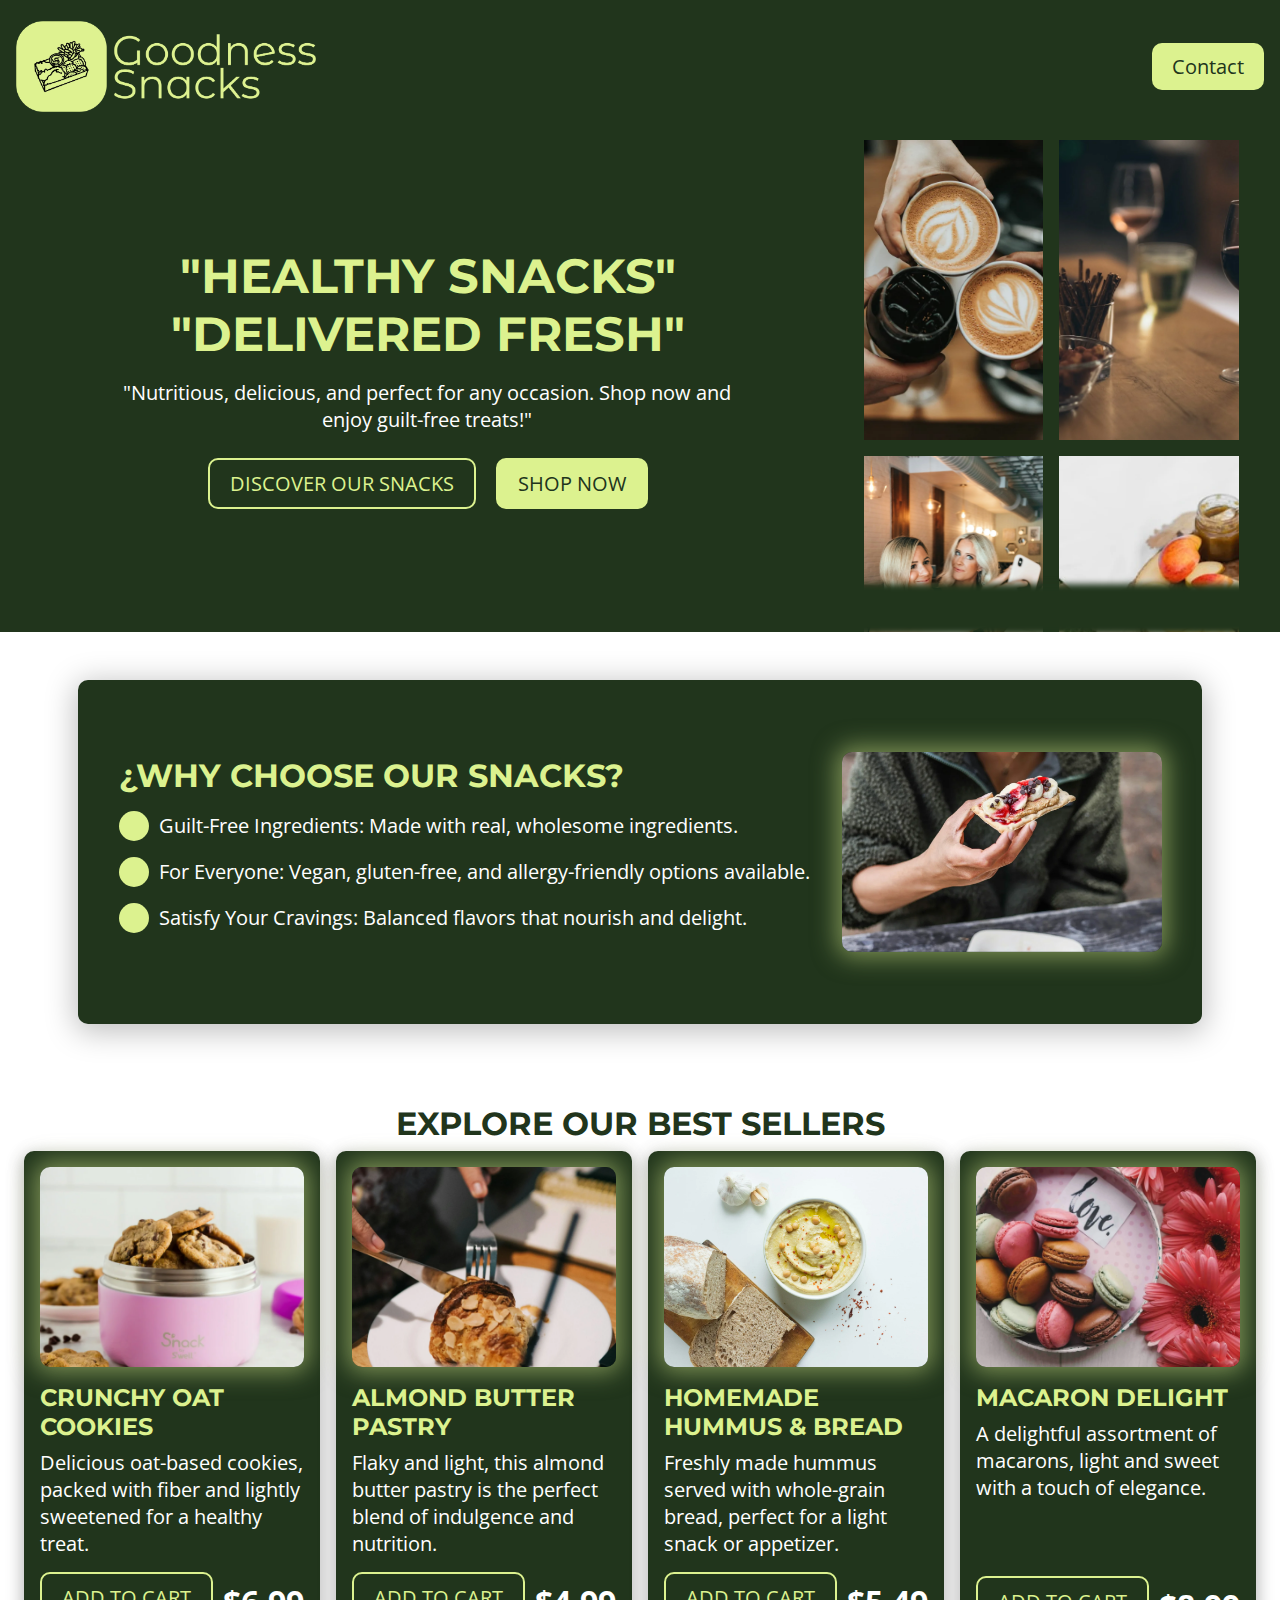
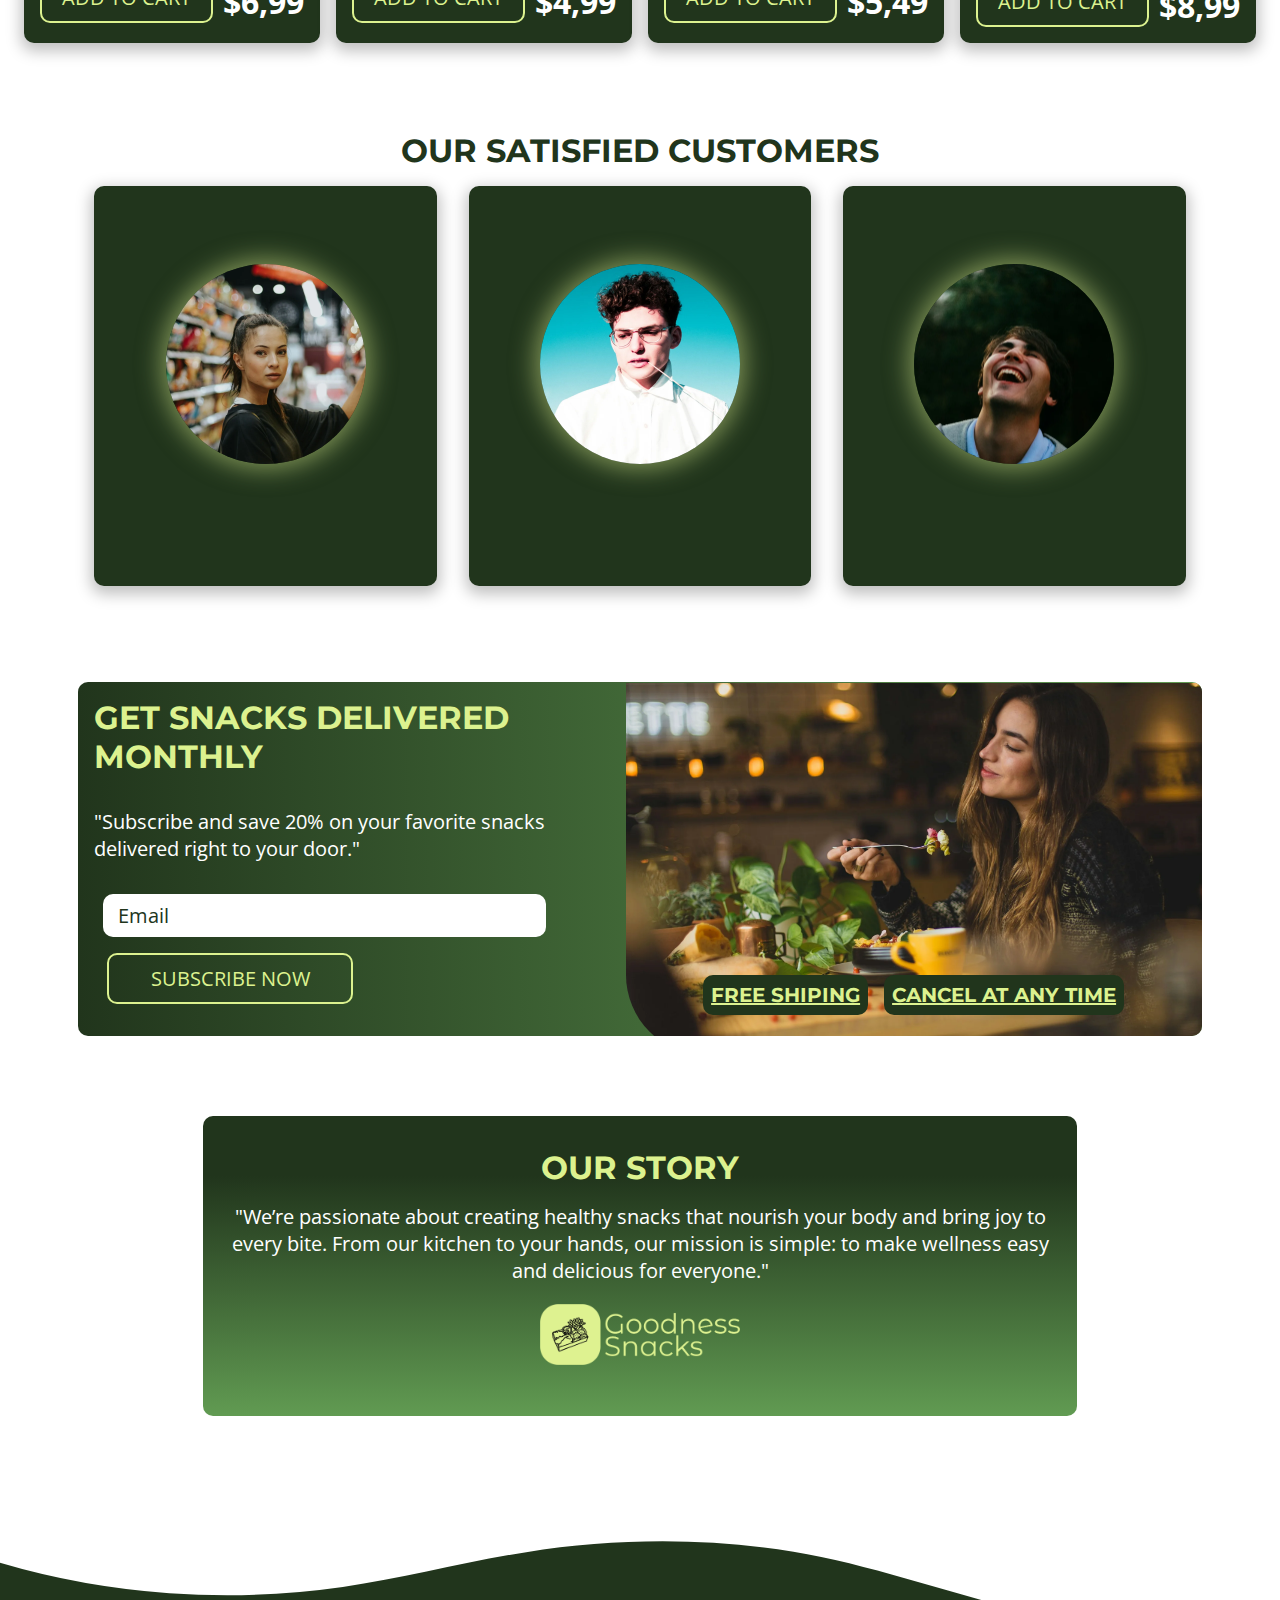
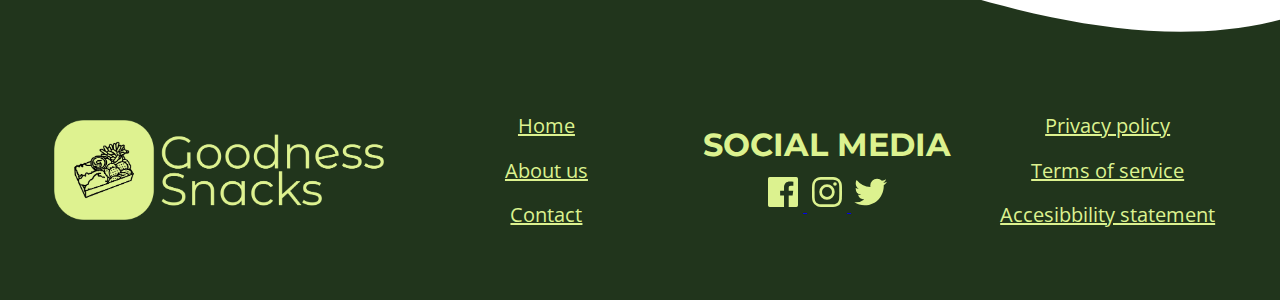
<file: index.html>
<!DOCTYPE html>
<html lang="en">

<head>
    <meta charset="UTF-8">
    <meta name="viewport" content="width=device-width, initial-scale=1.0">
    <title>Goodness-Snacks</title>
    <link rel="stylesheet" href="index.css">
    <link rel="stylesheet" href="responsive.css">
</head>

<body>
    <header>
        <nav class="container__nav">

            <div class="container__navbutton">
                <div class="logo__nav"></div>

                <a href="/CONTACT/index.html" class="contact__nav">Contact</a>
            </div>

            <div class="flex__header">
            
              <div class="flex__header-content">
                <div class="title__nav">
                    <h1>"Healthy Snacks"</h1>
                    <h1>"Delivered Fresh"</h1>
                </div>

                <p class="description__nav">
                    "Nutritious, delicious, and perfect for any occasion. Shop now and enjoy guilt-free treats!"
                </p>

                <div class="buttons__nav">
                    <a href="#" class="button__nav hover">Discover our snacks</a>
                    <a href="#" class="button__nav active">Shop now</a>
                </div>
              </div>

                <div class="pictures__nav">
                    <div class="pictures1">
                        <picture>
                            <div class="coffe"></div>
                        </picture>

                        <picture>
                            <div class="snack-friends"></div>
                        </picture>

                        <picture>
                            <div class="muffins"></div>
                        </picture>
                    </div>

                    <div class="pictures2">
                        <picture>
                            <div class="wine"></div>
                        </picture>

                        <picture>
                            <div class="snacks2"></div>
                        </picture>

                        <picture>
                            <div class="snacks3"></div>
                        </picture>

                    </div>
                </div>
            </div>

        </nav>
    </header>

    <main class="container__main">
        <section>
            <div class="container__choose">
                <h2 class="title__choose title__choose--hidden">¿Why choose our snacks?</h2>

                <picture>
                    <div class="eating-snacks"></div>
                </picture>

                <div class="description__choose">
                <h2 class="title__choose title__choose--visible-laptop">¿Why choose our snacks?</h2>


                    <p class="text__choose">
                        Guilt-Free Ingredients: Made with real, wholesome ingredients.
                        <span class="green__circle"></span>
                    </p>

                    <p class="text__choose">
                        For Everyone: Vegan, gluten-free, and allergy-friendly options available.
                        <span class="green__circle"></span>
                    </p>

                    <p class="text__choose">
                        Satisfy Your Cravings: Balanced flavors that nourish and delight.
                        <span class="green__circle"></span>
                    </p>
                </div>
            </div>


            <div class="container__sellers">
                <h1 class="title__sellers">
                    Explore our best sellers
                </h1>
            <div class="flex__cards">
                    <div class="card1">
                        <picture>
                            <div class="cookies"></div>
                        </picture>

                        <div class="info__card">
                            <h3 class="title__card">Crunchy Oat cookies</h3>

                            <p class="description__card">
                                Delicious oat-based cookies, packed with fiber and lightly sweetened for a healthy
                                treat.
                            </p>

                            <div class="price__card">
                                <a href="#" class="btn__card">Add to cart</a>
                                <span class="price">$6,99</span>
                            </div>
                        </div>
                    </div>


                <div class="card1">
                    <picture>
                        <div class="cake"></div>
                    </picture>

                    <div class="info__card">
                        <h3 class="title__card"> Almond Butter Pastry</h3>

                        <p class="description__card">
                            Flaky and light, this almond butter pastry is the perfect blend of indulgence and nutrition.
                        </p>

                        <div class="price__card">
                            <a href="#" class="btn__card">Add to cart</a>
                            <span class="price">$4,99</span>
                        </div>
                    </div>
                </div>




                <div class="card1">
                    <picture>
                        <div class="tostada"></div>
                    </picture>

                    <div class="info__card">
                        <h3 class="title__card"> Homemade Hummus & Bread</h3>

                        <p class="description__card">
                            Freshly made hummus served with whole-grain bread, perfect for a light snack or appetizer.
                        </p>

                        <div class="price__card">
                            <a href="#" class="btn__card">Add to cart</a>
                            <span class="price">$5,49</span>
                        </div>
                    </div>
                </div>



                <div class="card1">
                    <picture>
                        <div class="mini-snacks"></div>
                    </picture>

                    <div class="info__card">
                        <h3 class="title__card"> Macaron Delight</h3>

                        <p class="description__card">
                            A delightful assortment of macarons, light and sweet with a touch of elegance.
                        </p>

                        <div class="price__card last--card-price">
                            <a href="#" class="btn__card">Add to cart</a>
                            <span class="price">$8,99</span>
                        </div>
                    </div>
                </div>
            </div>
            </div>



            <div class="container__costumers">
                <h1 class="title__costumers">
                    Our satisfied customers
                </h1>

                <div class="container__cards">
                    <div class="card-costumer">
                        <picture>
                            <div class="customer1"></div>
                        </picture>

                        <div class="description__costumer">
                            <div class="name__costumer">Sophie L</div>
                            <div class="text__costumer">
                                I absolutely love these snacks! They're the perfect guilt-free treat after my workouts.
                                I
                                can’t get enough of the crunchy oat cookies!
                            </div>
                        </div>

                    </div>


                    <div class="card-costumer">
                        <picture>
                            <div class="customer2"></div>
                        </picture>

                        <div class="description__costumer">
                            <div class="name__costumer">James R</div>
                            <div class="text__costumer">
                                These snacks are a game changer! The almond butter pastry is delicious and doesn’t leave
                                me feeling heavy. Highly recommend!
                            </div>
                        </div>

                    </div>


                    <div class="card-costumer">
                        <picture>
                            <div class="customer3"></div>
                        </picture>

                        <div class="description__costumer">
                            <div class="name__costumer">James C</div>
                            <div class="text__costumer">
                                From the packaging to the taste, everything is top-notch. I feel great knowing I’m
                                eating something healthy without sacrificing flavor.
                            </div>
                        </div>

                    </div>
                </div>
            </div>


            <div class="container__subscribe">
             <div class="subscribe__flex">
                <h2 class="title__subscribe">
                    GET SNACKS DELIVERED MONTHLY
                </h2>


                <div class="description__subscribe">
                    <p>
                        "Subscribe and save 20% on your favorite snacks delivered right to your door." </p>
                </div>

                <form class="form__subscribe">
                    <div class="form__info">
                        <input type="email" class="input__subscribe">
                        <label class="email" for="email">Email</label>
                    </div>

                    <submit type="button" class="button__subscribe">Subscribe now</submit>
                </form>
             </div>

                <div class="add__subscribe">
                    <div class="img__subscribe"></div>

                    <div class="benefits__subscribe">
                        <p class="benefits">Free shiping</p>
                        <p class="benefits">Cancel at any time</p>
                    </div>
                </div>
            </div>



            <div class="container__story">
                <h1 class="title__story">
                    Our story
                </h1>

                <div class="description__story">
                    <p>
                        "We’re passionate about creating healthy snacks that nourish your body and bring joy to
                        every bite. From our kitchen to your hands, our mission is simple: to make wellness easy and
                        delicious for everyone."
                    </p>
                </div>

                <div class="img__story"></div>
            </div>
        </section>
    </main>

    <footer class="background__footer">
        <div class="container__options">
            <ul class="content__options">
                <a href="" class="option__link">Home</a>
                <a href="" class="option__link">About us</a>
                <a href="" class="option__link">Contact</a>
            </ul>
        </div>

        <div class="line__yellow"></div>


        <div class="container__media">
            <h1 class="title__media">
                Social media
            </h1>

            <div class="icons__media">
                <a href="#" class="link__media">
                    <svg xmlns="http://www.w3.org/2000/svg" class="icon__link" viewBox="0 0 24 24">
                        <path
                            d="M20 3H4a1 1 0 0 0-1 1v16a1 1 0 0 0 1 1h8.615v-6.96h-2.338v-2.725h2.338v-2c0-2.325 1.42-3.592 3.5-3.592.699-.002 1.399.034 2.095.107v2.42h-1.435c-1.128 0-1.348.538-1.348 1.325v1.735h2.697l-.35 2.725h-2.348V21H20a1 1 0 0 0 1-1V4a1 1 0 0 0-1-1z">
                        </path>
                    </svg>
                </a>

                <a href="#" class="link__media">
                    <svg xmlns="http://www.w3.org/2000/svg" class="icon__link" viewBox="0 0 24 24">
                        <path
                            d="M11.999 7.377a4.623 4.623 0 1 0 0 9.248 4.623 4.623 0 0 0 0-9.248zm0 7.627a3.004 3.004 0 1 1 0-6.008 3.004 3.004 0 0 1 0 6.008z">
                        </path>
                        <circle cx="16.806" cy="7.207" r="1.078"></circle>
                        <path
                            d="M20.533 6.111A4.605 4.605 0 0 0 17.9 3.479a6.606 6.606 0 0 0-2.186-.42c-.963-.042-1.268-.054-3.71-.054s-2.755 0-3.71.054a6.554 6.554 0 0 0-2.184.42 4.6 4.6 0 0 0-2.633 2.632 6.585 6.585 0 0 0-.419 2.186c-.043.962-.056 1.267-.056 3.71 0 2.442 0 2.753.056 3.71.015.748.156 1.486.419 2.187a4.61 4.61 0 0 0 2.634 2.632 6.584 6.584 0 0 0 2.185.45c.963.042 1.268.055 3.71.055s2.755 0 3.71-.055a6.615 6.615 0 0 0 2.186-.419 4.613 4.613 0 0 0 2.633-2.633c.263-.7.404-1.438.419-2.186.043-.962.056-1.267.056-3.71s0-2.753-.056-3.71a6.581 6.581 0 0 0-.421-2.217zm-1.218 9.532a5.043 5.043 0 0 1-.311 1.688 2.987 2.987 0 0 1-1.712 1.711 4.985 4.985 0 0 1-1.67.311c-.95.044-1.218.055-3.654.055-2.438 0-2.687 0-3.655-.055a4.96 4.96 0 0 1-1.669-.311 2.985 2.985 0 0 1-1.719-1.711 5.08 5.08 0 0 1-.311-1.669c-.043-.95-.053-1.218-.053-3.654 0-2.437 0-2.686.053-3.655a5.038 5.038 0 0 1 .311-1.687c.305-.789.93-1.41 1.719-1.712a5.01 5.01 0 0 1 1.669-.311c.951-.043 1.218-.055 3.655-.055s2.687 0 3.654.055a4.96 4.96 0 0 1 1.67.311 2.991 2.991 0 0 1 1.712 1.712 5.08 5.08 0 0 1 .311 1.669c.043.951.054 1.218.054 3.655 0 2.436 0 2.698-.043 3.654h-.011z">
                        </path>
                    </svg>
                </a>

                <a href="#" class="link__media">
                    <svg xmlns="http://www.w3.org/2000/svg" class="icon__link" viewBox="0 0 24 24">
                        <path
                            d="M19.633 7.997c.013.175.013.349.013.523 0 5.325-4.053 11.461-11.46 11.461-2.282 0-4.402-.661-6.186-1.809.324.037.636.05.973.05a8.07 8.07 0 0 0 5.001-1.721 4.036 4.036 0 0 1-3.767-2.793c.249.037.499.062.761.062.361 0 .724-.05 1.061-.137a4.027 4.027 0 0 1-3.23-3.953v-.05c.537.299 1.16.486 1.82.511a4.022 4.022 0 0 1-1.796-3.354c0-.748.199-1.434.548-2.032a11.457 11.457 0 0 0 8.306 4.215c-.062-.3-.1-.611-.1-.923a4.026 4.026 0 0 1 4.028-4.028c1.16 0 2.207.486 2.943 1.272a7.957 7.957 0 0 0 2.556-.973 4.02 4.02 0 0 1-1.771 2.22 8.073 8.073 0 0 0 2.319-.624 8.645 8.645 0 0 1-2.019 2.083z">
                        </path>
                    </svg>
                </a>
            </div>
        </div>

            <div class="line__yellow"></div>



            <div class="container__privacy">
                <ul class="content__privacy">
                    <a href="" class="link__privacy">Privacy policy</a>
                    <a href="" class="link__privacy">Terms of service</a>
                    <a href="" class="link__privacy">Accesibbility statement</a>
                </ul>
            </div>


            <div class="line__yellow"></div>

            <div class="img__footer"></div>
    </footer>
</body>

</html>
</file>
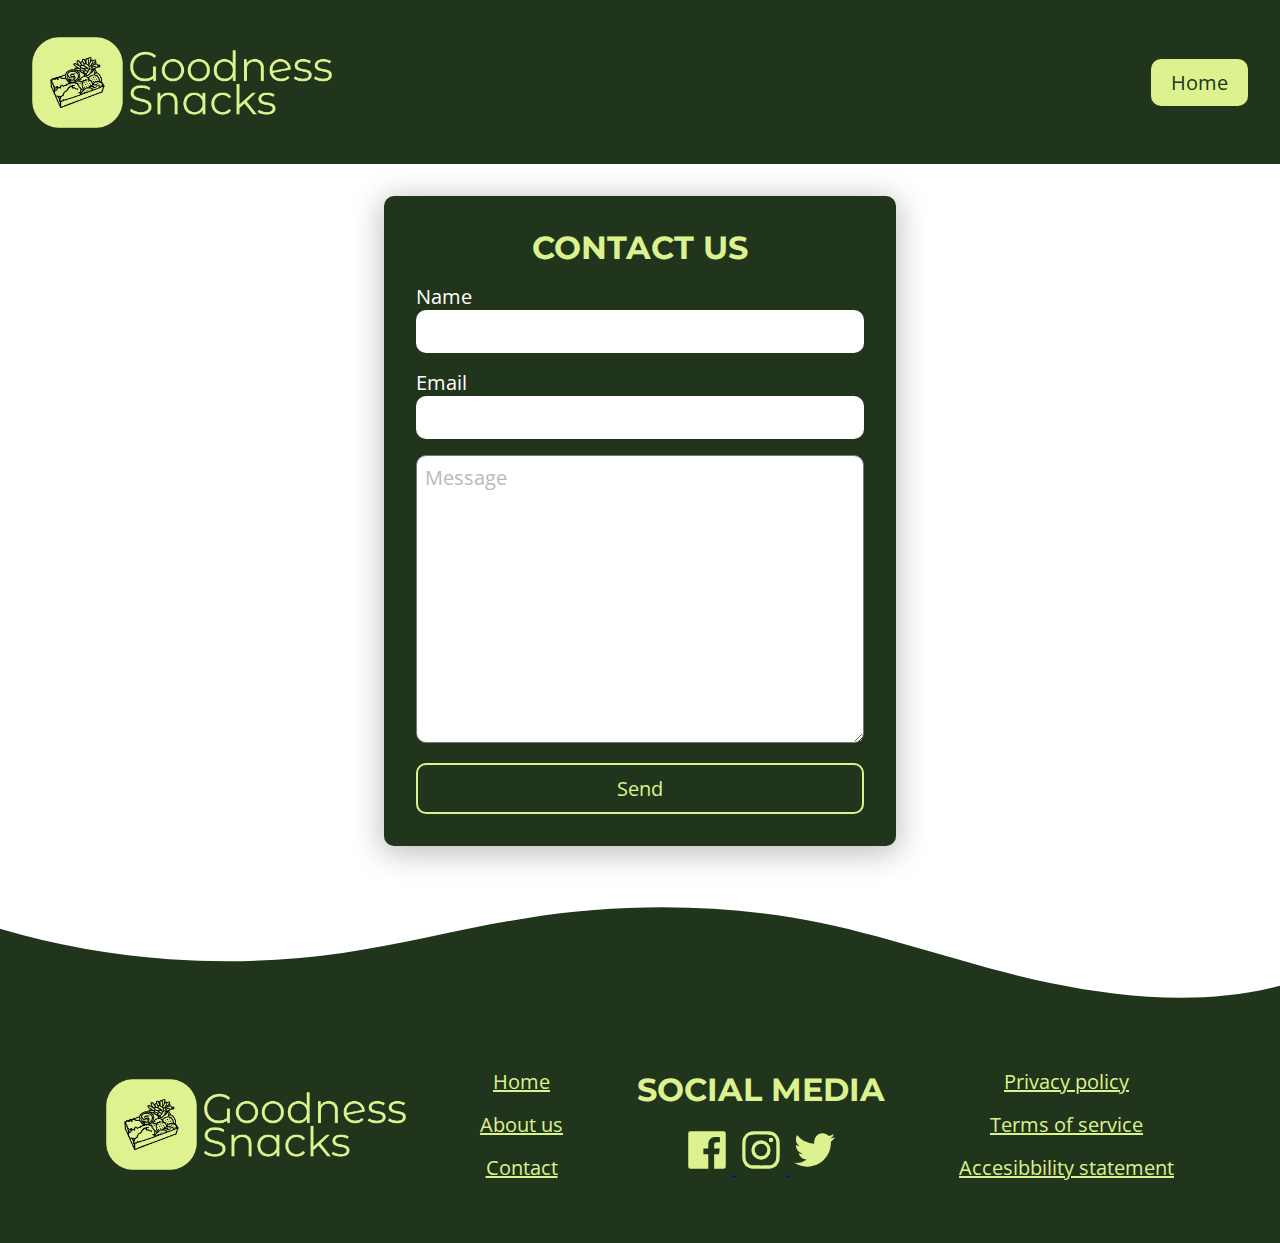
<file: CONTACT/index.html>
<!DOCTYPE html>
<html lang="en">
<head>
    <meta charset="UTF-8">
    <meta name="viewport" content="width=device-width, initial-scale=1.0">
    <title>Contact</title>
    <link rel="stylesheet" href="index.css">
    <link rel="stylesheet" href="responsive.css">
</head>
<body>
    <header>
        <nav class="container__nav">
            <picture class="logo-icon"></picture>

            <a href="/index.html" class="home__button">Home</a>
        </nav>
    </header>


    <main>
        <section class="container__contact">
            <h1 class="title__contact">
                Contact Us
            </h1>
            
            <form action="" class="form__contact">
                <div class="contact__name">
                    <label for="name">Name
                    <input type="text" id="name" name="name" required>
                    </label>
                </div>

                <div class="contact__email">
                    <label for="email">Email
                    <input type="email" id="email" name="email" required>
                    </label>
                </div>

                <textarea name="information" placeholder="Message" id="" cols="30" rows="10"></textarea>

                <button type="submit" class="button__submit">Send</button>

            </form>
        </section>
    </main>


    <footer class="background__footer">
        <div class="container__options">
            <ul class="content__options">
                <a href="" class="option__link">Home</a>
                <a href="" class="option__link">About us</a>
                <a href="" class="option__link">Contact</a>
            </ul>
        </div>

        <div class="line__yellow line1"></div>


        <div class="container__media">
            <h1 class="title__media">
                Social media
            </h1>

            <div class="icons__media">
                <a href="#" class="link__media">
                    <svg xmlns="http://www.w3.org/2000/svg" class="icon__link" viewBox="0 0 24 24">
                        <path
                            d="M20 3H4a1 1 0 0 0-1 1v16a1 1 0 0 0 1 1h8.615v-6.96h-2.338v-2.725h2.338v-2c0-2.325 1.42-3.592 3.5-3.592.699-.002 1.399.034 2.095.107v2.42h-1.435c-1.128 0-1.348.538-1.348 1.325v1.735h2.697l-.35 2.725h-2.348V21H20a1 1 0 0 0 1-1V4a1 1 0 0 0-1-1z">
                        </path>
                    </svg>
                </a>

                <a href="#" class="link__media">
                    <svg xmlns="http://www.w3.org/2000/svg" class="icon__link" viewBox="0 0 24 24">
                        <path
                            d="M11.999 7.377a4.623 4.623 0 1 0 0 9.248 4.623 4.623 0 0 0 0-9.248zm0 7.627a3.004 3.004 0 1 1 0-6.008 3.004 3.004 0 0 1 0 6.008z">
                        </path>
                        <circle cx="16.806" cy="7.207" r="1.078"></circle>
                        <path
                            d="M20.533 6.111A4.605 4.605 0 0 0 17.9 3.479a6.606 6.606 0 0 0-2.186-.42c-.963-.042-1.268-.054-3.71-.054s-2.755 0-3.71.054a6.554 6.554 0 0 0-2.184.42 4.6 4.6 0 0 0-2.633 2.632 6.585 6.585 0 0 0-.419 2.186c-.043.962-.056 1.267-.056 3.71 0 2.442 0 2.753.056 3.71.015.748.156 1.486.419 2.187a4.61 4.61 0 0 0 2.634 2.632 6.584 6.584 0 0 0 2.185.45c.963.042 1.268.055 3.71.055s2.755 0 3.71-.055a6.615 6.615 0 0 0 2.186-.419 4.613 4.613 0 0 0 2.633-2.633c.263-.7.404-1.438.419-2.186.043-.962.056-1.267.056-3.71s0-2.753-.056-3.71a6.581 6.581 0 0 0-.421-2.217zm-1.218 9.532a5.043 5.043 0 0 1-.311 1.688 2.987 2.987 0 0 1-1.712 1.711 4.985 4.985 0 0 1-1.67.311c-.95.044-1.218.055-3.654.055-2.438 0-2.687 0-3.655-.055a4.96 4.96 0 0 1-1.669-.311 2.985 2.985 0 0 1-1.719-1.711 5.08 5.08 0 0 1-.311-1.669c-.043-.95-.053-1.218-.053-3.654 0-2.437 0-2.686.053-3.655a5.038 5.038 0 0 1 .311-1.687c.305-.789.93-1.41 1.719-1.712a5.01 5.01 0 0 1 1.669-.311c.951-.043 1.218-.055 3.655-.055s2.687 0 3.654.055a4.96 4.96 0 0 1 1.67.311 2.991 2.991 0 0 1 1.712 1.712 5.08 5.08 0 0 1 .311 1.669c.043.951.054 1.218.054 3.655 0 2.436 0 2.698-.043 3.654h-.011z">
                        </path>
                    </svg>
                </a>

                <a href="#" class="link__media">
                    <svg xmlns="http://www.w3.org/2000/svg" class="icon__link" viewBox="0 0 24 24">
                        <path
                            d="M19.633 7.997c.013.175.013.349.013.523 0 5.325-4.053 11.461-11.46 11.461-2.282 0-4.402-.661-6.186-1.809.324.037.636.05.973.05a8.07 8.07 0 0 0 5.001-1.721 4.036 4.036 0 0 1-3.767-2.793c.249.037.499.062.761.062.361 0 .724-.05 1.061-.137a4.027 4.027 0 0 1-3.23-3.953v-.05c.537.299 1.16.486 1.82.511a4.022 4.022 0 0 1-1.796-3.354c0-.748.199-1.434.548-2.032a11.457 11.457 0 0 0 8.306 4.215c-.062-.3-.1-.611-.1-.923a4.026 4.026 0 0 1 4.028-4.028c1.16 0 2.207.486 2.943 1.272a7.957 7.957 0 0 0 2.556-.973 4.02 4.02 0 0 1-1.771 2.22 8.073 8.073 0 0 0 2.319-.624 8.645 8.645 0 0 1-2.019 2.083z">
                        </path>
                    </svg>
                </a>
            </div>
        </div>

            <div class="line__yellow line2"></div>



            <div class="container__privacy">
                <ul class="content__privacy">
                    <a href="" class="link__privacy">Privacy policy</a>
                    <a href="" class="link__privacy">Terms of service</a>
                    <a href="" class="link__privacy">Accesibbility statement</a>
                </ul>
            </div>


            <div class="line__yellow line3 none-line"></div>

            <div class="img__footer"></div>
    </footer>
</body>
</html>
</file>
<file: index.css>
@import url('https://fonts.googleapis.com/css2?family=Montserrat:ital,wght@0,100..900;1,100..900&display=swap');
@import url('https://fonts.googleapis.com/css2?family=Open+Sans:ital,wght@0,300..800;1,300..800&display=swap');

* {
    margin: 0;
    padding: 0;
    box-sizing: border-box;
}

:root {
    /* TYPEFACES */
    --montserrat-font: 'Montserrat', sans-serif;
    --open-sans-font: 'Open Sans', sans-serif;

    /* LOGOS */
    --logo: url(/LOGO/GoodnessSnacks.webp);
    --icon-logo: url(/LOGO/GoodnessSnacks-icon.webp);

    /* PICTURES */
    --cake: url(/IMG/cake.webp);
    --coffee: url(/IMG/coffee.webp);
    --cookies: url(/IMG/cookies.webp);
    --enjoy: url(/IMG/enjoy-snacks.webp);
    --mini-snacks: url(/IMG/mini-snacks.webp);
    --muffins: url(/IMG/muffins.webp);
    --picada: url(/IMG/picada.webp);
    --pochoclos: url(/IMG/pochoclos.webp);
    --snack-friends: url(/IMG/snack-friends.webp);
    --snacks: url(/IMG/snacks.webp);
    --snacks2: url(/IMG/snacks2.webp);
    --snacks3: url(/IMG/snacks3.webp);
    --tostada: url(/IMG/tostada.webp);
    --vino: url(/IMG/vino.webp);
    --eating-snacks: url(/IMG/eating-snacks.webp);

    /* CUSTOMERS */
    --customer-1: url(/IMG/customer1.webp);
    --customer-2: url(/IMG/customer2.webp);
    --customer-3: url(/IMG/customer3.webp);

    /* COLORS */
    --dark-green: #21351C;
    --yellow: #DCF28F;
    --white: #ffff;
    --light-green: #619B52;
    --gradient: linear-gradient(to bottom, #21351C 20%, #619B52 100%);
    --gradient-to-left:  linear-gradient(to right, #21351C , #619B52 );
    --shadow-yellow: 0px 0px 25px 5px rgba(221, 242, 143, 50%);
    --shadow: 0px 5px 30px 3px rgba(0, 0, 0, 25%);
    --shadow-cards: 0px 5px 15px 3px rgba(0, 0, 0, 25%);
    --innput-shadow: 0px 4px 10px 0px rgba(220, 242, 143, 50%);

    /* PADDING BUTTONS */
    --padding-btn: 10px 20px;

    /* SIZE-TEXT-TITLE */
    --size-title: 40px;
    --size-text: 20px;

    /* WAVE */
    --wave: url(/waves/wavesNegative.svg);
}

body {
    width: 100%;
    height: 100vh;
}

/* HEADER */

.container__navbutton {
    display: flex;
    justify-content: space-between;
    align-items: center;
    padding: 1rem 0;
}

.contact__nav {
    text-decoration: none;
    color: var(--dark-green);
    background-color: var(--yellow);
    font-family: var(--open-sans-font);
    font-size: var(--size-text);
    padding: var(--padding-btn);
    border-radius: 10px;
}

.container__nav {
    background-color: var(--dark-green);
    padding: 0 1rem;
}

.title__nav {
    text-align: center;
    color: #DCF28F;
    font-family: var(--montserrat-font);
    font-size: 1.5rem;
    text-transform: uppercase;
    padding: 1rem 0;
}

.title__nav h1 {
    margin: 1rem 0;
}

.description__nav {
    font-family: var(--open-sans-font);
    font-size: var(--size-text);
    color: var(--white);
    text-align: center;
}

.buttons__nav {
    text-align: center;
    margin: 1rem 0;
    display: flex;
    flex-direction: column;
    justify-content: space-evenly;
    height: 150px;
}

.button__nav {
    font-family: var(--open-sans-font);
    text-decoration: none;
    padding: 0 .5rem;
    border: 2px solid var(--yellow);
    padding: var(--padding-btn);
    color: var(--yellow);
    font-size: var(--size-text);
    border-radius: 10px;
    text-transform: uppercase;
}

.hover {
    transition: background-color 0.5s ease-out, color 0.5s;

}

.hover:hover {
    background-color: var(--yellow);
    color: var(--dark-green);
}

.active {
    background-color: var(--yellow);
    color: var(--dark-green);
    padding: var(--padding-btn);
}

.pictures__nav {
    display: flex;
    gap: 1rem;
    position: relative;
    overflow: hidden;
    height: 500px;
    overflow: hidden;
}


.pictures__nav::before {
    content: '';
    background-color: var(--dark-green);
    width: 450px;
    height: 50px;
    position: absolute;
    bottom: -2px;
    left: -10px;
    filter: blur(3px);
    z-index: 10;
}


/* .pictures__nav::after {
    content: '';
    background-color: var(--dark-green);
    width: 100%;
    height: 50px;
    position: absolute;
    top: -10px;
    left: 0;
    right: 0;
    filter: blur(3px);
} */


.pictures1, .pictures2 {
    display: flex;
    flex-direction: column;
    width: 100%;
}

.pictures1 {
    animation: slide1 8s  linear infinite;
}

@keyframes slide1 {
    from {
        transform: translateY(-210%);
    }
    to {
        transform: translateY(210%);
    }
} 

.pictures2 {
    animation: slide2 8s  linear infinite;
}

@keyframes slide2 {
    from {
        transform: translateY(210%);
    }
    to {
        transform: translateY(-210%);
    }
}

picture {
    margin: .5rem 0;
}

.logo__nav {
    background-image: var(--icon-logo);
    width: 100px;
    height: 100px;
    background-position: center;
    background-repeat: no-repeat;
    background-size: cover;

}

.coffe {
    background-image: var(--coffee);
    width: 100%;
    height: 300px;
    background-position: center;
    background-repeat: no-repeat;
    background-size: cover;
}

.snack-friends {
    background-image: var(--snack-friends);
    width: 100%;
    height: 300px;
    background-position: center;
    background-repeat: no-repeat;
    background-size: cover;
}

.muffins {
    background-image: var(--muffins);
    width: 100%;
    height: 300px;
    background-position: center;
    background-repeat: no-repeat;
    background-size: cover;
}

.wine {
    background-image: var(--vino);
    width: 100%;
    height: 300px;
    background-position: center;
    background-repeat: no-repeat;
    background-size: cover;
}

.snacks2 {
    background-image: var(--snacks2);
    width: 100%;
    height: 300px;
    background-position: center;
    background-repeat: no-repeat;
    background-size: cover;
}

.snacks3 {
    background-image: var(--snacks3);
    width: 100%;
    height: 300px;
    background-position: center;
    background-repeat: no-repeat;
    background-size: cover;
}

/* MAIN */

.container__main {
    padding: 1rem;
}

.container__choose {
    text-align: center;
    background-color: var(--dark-green);
    padding: 2rem 1rem;
    margin-top: 2rem;
    border-radius: 10px;
    box-shadow: var(--shadow);
}

.title__choose--visible-laptop {
    display: none;
   }

.title__choose {
    color: var(--yellow);
    font-family: var(--montserrat-font);
    font-size: 2rem;
    text-transform: uppercase;
}

.eating-snacks {
    background-image: var(--eating-snacks);
    width: 100%;
    height: 200px;
    background-position: center;
    background-repeat: no-repeat;
    background-size: cover;
    margin: 2rem 0;
    box-shadow: var(--shadow-yellow);
    border-radius: 10px;
}

.description__choose {
    color: var(--white);
    font-family: var(--open-sans-font);
    font-size: var(--size-text);
}


.text__choose {
    margin: 1rem 0;
}

.container__sellers {
    margin: 5rem 0;
}

.title__sellers {
    color: var(--dark-green);
    font-family: var(--montserrat-font);
    font-size: 2rem;
    text-align: center;
    text-transform: uppercase;
}

.card1 {
    background-color: var(--dark-green);
    padding: 1rem;
    border-radius: 10px;
    margin-top: 2rem;
    text-align: center;
    box-shadow: var(--shadow-cards);
}

.cookies {
    background-image: var(--cookies);
    width: 100%;
    height: 200px;
    background-position: center;
    background-repeat: no-repeat;
    background-size: cover;
    margin-bottom: 1rem;
    box-shadow: var(--shadow-yellow);
    border-radius: 10px;
}

.title__card {
    color: var(--yellow);
    font-family: var(--montserrat-font);
    font-size: 1.5rem;
    text-transform: uppercase;
}

.description__card {
    color: var(--white);
    font-family: var(--open-sans-font);
    font-size: var(--size-text);
    margin: .5rem 0;
}

.price__card {
    display: flex;
    justify-content: space-between;
    align-items: center;
}

.price {
    color: var(--white);
    font-family: var(--open-sans-font);
    font-size: 2rem;
    font-weight: bold;
}

.btn__card {
    text-decoration: none;
    color: var(--yellow);
    border: 2px solid var(--yellow);
    font-family: var(--open-sans-font);
    padding: var(--padding-btn);
    border-radius: 10px;
    font-size: var(--size-text);
    transition: background-color 0.5s ease-out, color 0.5s;
    text-transform: uppercase;
}

.btn__card:hover {
    background-color: var(--yellow);
    color: var(--dark-green);
}

.cake {
    background-image: var(--cake);
    width: 100%;
    height: 200px;
    background-position: center;
    background-repeat: no-repeat;
    background-size: cover;
    margin-bottom: 1rem;
    box-shadow: var(--shadow-yellow);
    border-radius: 10px;
}

.tostada {
    background-image: var(--tostada);
    width: 100%;
    height: 200px;
    background-position: center;
    background-repeat: no-repeat;
    background-size: cover;
    margin-bottom: 1rem;
    box-shadow: var(--shadow-yellow);
    border-radius: 10px;
}

.mini-snacks {
    background-image: var(--mini-snacks);
    width: 100%;
    height: 200px;
    background-position: center;
    background-repeat: no-repeat;
    background-size: cover;
    margin-bottom: 1rem;
    box-shadow: var(--shadow-yellow);
    border-radius: 10px;
}

.container__costumers {
    margin: 5rem 0;
}

.card-costumer {
    background-color: var(--dark-green);
    padding: 1rem;
    border-radius: 10px;
    margin-top: 2rem;
    text-align: center;
    height: 400px;
    display: flex;
    flex-direction: column;
    justify-content: center;
    align-items: center;
    position: relative;
    box-shadow: var(--shadow-cards);
}



.customer1 {
    background-image: var(--customer-1);
    width: 200px;
    height: 200px;
    background-position: center;
    background-repeat: no-repeat;
    background-size: cover;
    box-shadow: var(--shadow-yellow);
    border-radius: 50%;
    align-self: center;
    margin: 0 auto;
    transition: width .5s, height .5s;
}

.card-costumer picture {
    transform: translateY(90px);
    transition: transform 500ms;
}

.card-costumer:hover picture {
    transform: translateY(0);
}

.card-costumer:hover picture>.customer1 {
    width: 100px;
    height: 100px;
}


.description__costumer {
    font-family: var(--open-sans-font);
    color: var(--white);
    transform: scale(0);
    opacity: 0;
    font-size: var(--size-text);
    transition: transform 0.5s, opacity 0.5s;

}

.card-costumer:hover .description__costumer {
    transform: scale(1);
    opacity: 1;
}

.title__costumers {
    color: var(--dark-green);
    font-family: var(--montserrat-font);
    font-size: 2rem;
    text-align: center;
    text-transform: uppercase;
}

.name__costumer {
    font-size: 1.5rem;
}

.text__costumer {
    font-size: var(--size-text);
    margin-top: 1rem;
}


.customer2 {
    background-image: var(--customer-2);
    width: 200px;
    height: 200px;
    background-position: center;
    background-repeat: no-repeat;
    background-size: cover;
    margin-bottom: 1rem;
    box-shadow: var(--shadow-yellow);
    border-radius: 50%;
    align-self: center;
    margin: 0 auto;
    transition: width .5s, height .5s;
}

.card-costumer:hover picture>.customer2 {
    width: 100px;
    height: 100px;
}

.customer3 {
    background-image: var(--customer-3);
    width: 200px;
    height: 200px;
    background-position: center;
    background-repeat: no-repeat;
    background-size: cover;
    margin-bottom: 1rem;
    box-shadow: var(--shadow-yellow);
    border-radius: 50%;
    align-self: center;
    margin: 0 auto;
    transition: width .5s, height .5s;
}

.card-costumer:hover picture>.customer3 {
    width: 100px;
    height: 100px;
}


.container__subscribe {
    margin: 5rem 0;
    text-align: center;
    background-color: var(--dark-green);
    /* padding: 1rem 0; */
    border-top-left-radius: 10px;
    border-top-right-radius: 10px;
    background-image: var(--gradient);
    border-bottom-left-radius: 80px;
    border-bottom-right-radius: 80px;
}


.title__subscribe {
    font-family: var(--montserrat-font);
    color: var(--yellow);
    font-size: 2rem;
    text-transform: uppercase;
    padding-top: 1rem;
}

.description__subscribe {
    color: var(--white);
    font-family: var(--open-sans-font);
    font-size: var(--size-text);
    margin: 2rem 0;
    padding: 0 1rem;
}

.form__subscribe {
    padding: 0 1rem;
    position: relative;
    margin-bottom: 2rem;
}

.input__subscribe {
    width: 100%;
    padding: .5rem ;
    border-radius: 10px;
    border: none;
    margin-bottom: 1rem;
    font-family: var(--open-sans-font);
    font-size: var(--size-text);
    outline: none;
    box-shadow: none;
    transition: box-shadow 0.5s;
}

.input__subscribe:focus {
    box-shadow: var(--innput-shadow);
}

input[type="email"]:focus + .email {
    transform: translateY(-30px);
    color: var(--white);
    font-size: .8rem;
    top: 12px;
}

.email {
    position: absolute;
    top: 8px;
    left: 30px;
    font-family: var(--open-sans-font);
    font-size: var(--size-text);
    color: var(--dark-green);
    transform: translateY(0);
    transition: transform .5s, color .5s, font-size .5s;

}




.button__subscribe {
    display: block; 
    border: 2px solid var(--yellow);
    padding: var(--padding-btn);
    width: 90%;
    margin: 0 auto;
    font-family: var(--open-sans-font);
    text-transform: uppercase;
    font-size: var(--size-text);
    color: var(--yellow);
    border-radius: 10px;
    transition: background-color 0.5s ease-out, color 0.5s;
    cursor: pointer;
}

.button__subscribe:hover {
    background-color: var(--yellow);
    color: var(--dark-green);
}

.add__subscribe {
    position: relative;
    margin-top: 1rem;
}

.img__subscribe {
    background-image: var(--enjoy);
    width: 100%;
    height: 250px;
    background-position: center;
    background-repeat: no-repeat;
    background-size: cover;
    border-bottom-left-radius: 80px;
    border-bottom-right-radius: 80px;
}

.benefits__subscribe {
    position: absolute;
    top: -30px;
    bottom: 0;
    display: flex;
    flex-direction: column;
    justify-content: end;
    align-items: center;
    width: 100%;
    height: 250px;
}

.benefits {
    font-family: var(--montserrat-font);
    font-size: var(--size-text);
    font-weight: bold;
    color: var(--yellow);
    background-color: var(--dark-green);
    margin: .5rem 0;
    padding: .5rem;
    border-radius: 10px;
    text-decoration: underline;
    text-transform: uppercase;
}

.container__story {
    background-color: var(--dark-green);
    padding: 2rem 1rem;
    text-align: center;
    background-image: var(--gradient);
    border-radius: 10px;
}

.title__story {
    color: var(--yellow);
    font-family: var(--montserrat-font);
    font-size: 2rem;
    text-transform: uppercase;
    padding-bottom: 1rem;
}

.description__story p {
    color: var(--white);
    font-family: var(--open-sans-font);
    font-size: var(--size-text);
}


.img__story {
    background-image: var(--logo);
    width: 200px;
    height: 100px;
    background-position: center;
    background-repeat: no-repeat;
    background-size: contain;
    margin: 0 auto;
}

/* FOOTER */

.background__footer {
    background-color: var(--dark-green);
    padding: 2rem;
    margin-top: 10rem;
    position: relative;
    
}

.background__footer::before {
    content: '';
    background-image: var(--wave);
    width: 100%;
    height: 100px;
    background-position: center;
    background-repeat: no-repeat;
    background-size: cover;
    position: absolute;
    top: -100px;
    left: 0;
}

.container__options {
    text-align: center;
}

.content__options {
    display: flex;
    flex-direction: column;
    justify-content: space-evenly;
    align-items: center;
    height: 150px;
}

.option__link {
    color: var(--yellow);
    font-family: var(--open-sans-font);
    font-size: var(--size-text);
}

.line__yellow {
    width: 100%;
    height: 2px;
    background-color: var(--yellow);
    margin: 2rem 0;
}

.container__media{
    text-align: center;
}

.title__media {
    color: var(--yellow);
    font-family: var(--montserrat-font);
    font-size: 2rem;
    text-transform: uppercase;
}

.icons__media {
    margin-top: .5rem;
}

.icon__link {
    width: 40px;
    height: 40px;
    fill: var(--yellow);
}

.content__privacy {
    display: flex;
    flex-direction: column;
    justify-content: space-evenly;
    align-items: center;
    height: 150px;
}

.link__privacy {
    color: var(--yellow);
    font-family: var(--open-sans-font);
    font-size: var(--size-text);
}


.img__footer {
    background-image: var(--logo);
    width: 300px;
    height: 100px;
    background-position: center;
    background-repeat: no-repeat;
    background-size: contain;
    margin: 3rem auto;
}
</file>
<file: responsive.css>
/* TABLET */
@media screen and (min-width: 768px) {
    /* HEADER */
    .logo__nav {
        background-image: var(--logo);
        width: 300px;
        background-position: center;
        background-repeat: no-repeat;
        background-size: contain;

    }

    .title__nav h1 {
        margin: 0;
    }

    .description__nav {
        width: 80%;
        margin: 0 auto;
    }

    .buttons__nav {
        width: 100%;
        flex-direction: row;
        align-items: center;
        justify-content: center;
        gap: 20px;
        height: 100px;
        margin: 0;
        /* background-color: red; */
    }

    .pictures__nav {
        width: 70%;
        margin: 0 auto;
    }

    .pictures__nav::before {
        width: 650px;
        filter: blur(3px);
    }

    /* MAIN */
    .container__choose {
        width: 70%;
        margin: 2rem auto;
    }

    .eating-snacks {
        width: 70%;
        margin: 2rem auto;
    }

    .card1 {
        width: 60%;
        margin: 2rem auto;
    }

    .title__card {
        text-align: left;
    }

    .description__card{
        text-align: left;
        margin-bottom: 1rem;
    }

    .card-costumer {
        width: 60%;
        margin: 2rem auto;
    }

    .card-costumer picture {
        transform: translatey(70px);
    }

    .container__subscribe {
        width: 70%;
        margin: 5rem auto;
    }

    .input__subscribe {
        width: 90%;
        left: 10px;
    }

    .email {
        left: 50px;
    }

    .container__story {
        width: 70%;
        margin: 3rem auto;
    }
}


@media screen and (min-width: 768px) {
    .title__subscribe {
        padding: 1rem 1rem 0 1rem;
    }
}


/* LAPTOP */
@media screen and (min-width: 1280px) {
    .flex__header {
        display: flex;
        justify-content: space-evenly;
        align-items: center;
    }

    .pictures__nav {
        width: 30%;
    }

   .container__choose {
    display: flex;
    justify-content: center;
    align-items: center;
    gap: 2rem;
    width: 90%;
   }

   .title__choose--visible-laptop {
    display: block;
    text-align: left;
   }

   .text__choose {
    text-align: left;
    display: flex;
    flex-direction: row-reverse;
    justify-content: left;
    align-items: center;
    gap: 10px;
   }

   .green__circle {
    width: 30px;
    height: 30px;
    background-color: var(--yellow);
    border-radius: 50%;
   }

   /* .text__choose::before {
    content: '';
    background-color: var(--yellow);
    width: 30px;
    height: 30px;
    position: absolute;
    left: -40px;
    top: 0;
    border-radius: 50%;
   } */

   .title__choose--hidden {
    display: none;
   }

   .description__choose {
    order: -1;
   }
   
   .eating-snacks {
    padding: 0 10rem;
   }

   .flex__cards {
    display: flex;
    justify-content: space-around;
   }

   .card1 {
    width: 100%;
    margin: .5rem;
   }

    .price__card {
        align-items: end;
        height: 50px;
    }

    .last--card-price {
        height: 110px;
    }

    .container__cards {
        display: flex;
        justify-content: space-between;
        align-items: center;
        width: 90%;
        margin: 0 auto;
    }

    .card-costumer {
        margin: 1rem;
    }

    .container__subscribe {
        display: flex;
        width: 90%;
        border-bottom-left-radius: 10px;
        border-bottom-right-radius: 10px;
        overflow: hidden;
        background-image: var(--gradient-to-left);
    }

    .subscribe__flex {
        width: 60%;
    }

    .title__subscribe {
        text-align: left;
    }

    .email {
        left: 40px;
    }

    .description__subscribe {
        text-align: left;
    }

    

    .img__subscribe {
        width: 100%;
        height: 110%;
        padding: 0 18rem;
        margin-top: -15px;
        border-bottom-right-radius: 10px;
    }

    .benefits__subscribe {
        height: 105%;
        flex-direction: row;
        justify-content: center;
        align-items: end;
        gap: 1rem;
    }

    .form__subscribe {
        padding: 0;
        width: 90%;
    }

    .button__subscribe {
        width: 50%;
        margin-left: 1.8rem;
    }

    /* FOOTER */
    .background__footer {
        display: flex;
        justify-content: center;
        align-items: center;
        
    }

    .container__options {
        width: 30%;
    }

    .container__media {
        width: 30%;
    }

    .container__privacy {
        width: 30%;
    }

    .img__footer {
        order: -1;
        width: 40%;
    }

    .line__yellow {
        display: none;
    }
}


@media screen and (min-width: 1879px) {
    .container__choose {
        width: 70%;
    }

    .price__card {
        height: 50px;
    }

    .last--card-price {
        height: 75px;
    }

    .container__subscribe {
        width: 70%;
    }

    .form__subscribe {
        padding: 0;
        width: 80%;
    }
}
</file>
<file: CONTACT/index.css>
@import url('https://fonts.googleapis.com/css2?family=Montserrat:ital,wght@0,100..900;1,100..900&display=swap');
@import url('https://fonts.googleapis.com/css2?family=Open+Sans:ital,wght@0,300..800;1,300..800&display=swap');


* {
    margin: 0;
    padding: 0;
    box-sizing: border-box;
}

:root {
    /* COLORS */
    --dark-green: #21351C;
    --yellow: #DCF28F;
    --white: #ffff;
    --light-green: #619B52;
    --shadow: 0px 5px 30px 3px rgba(0, 0, 0, 25%);
    --innput-shadow: 0px 4px 10px 0px rgba(220, 242, 143, 50%);

    /* TYPEFACES */
    --montserrat-font: 'Montserrat', sans-serif;
    --open-sans-font: 'Open Sans', sans-serif;


    /* LOGOS */
    --logo: url(/LOGO/GoodnessSnacks.webp);
    --icon-logo: url(/LOGO/GoodnessSnacks-icon.webp);


     /* PADDING BUTTONS */
     --padding-btn: 10px 20px;

     /* SIZE-TEXT-TITLE */
     --size-title: 40px;
     --size-text: 20px;
 
     /* WAVE */
     --wave: url(/waves/wavesNegative.svg);
}

body {
    width: 100%;
    height: 100vh;

}

/* HEADER */
.container__nav {
    background-color: var(--dark-green);
    padding: 2rem;
    width: 100%;
    display: flex;
    justify-content: space-between;
    align-items: center;
}


.logo-icon {
    background-image: var(--icon-logo);
    width: 100px;
    height: 100px;
    background-repeat: no-repeat;
    background-size: contain;
    background-position: center;
}

.home__button {
    color: var(--dark-green);
    text-decoration: none;
    padding: var(--padding-btn);
    background-color: var(--yellow);
    border-radius: 10px;
    font-family: var(--open-sans-font);
    font-size: var(--size-text);
}

/* MAIN */

.container__contact {
    background-color: var(--dark-green);
    padding: 2rem;
    margin: 1.5rem;
    border-radius: 10px;
    box-shadow: var(--shadow);
}

.title__contact {
    text-align: center;
    font-family: var(--montserrat-font);
    color: var(--yellow);
    text-transform: uppercase;
    font-size: 2rem;
}

label {
    font-family: var(--open-sans-font);
    font-size: var(--size-text);
    color: var(--white);
}

.contact__name, .contact__email {
    margin: 1rem 0;
}

input {
    display: block;
    padding: .5rem ;
    width: 100%;
    border-radius: 10px;
    border: none;
    outline: none;
    font-family: var(--open-sans-font);
    font-size: var(--size-text);
    box-shadow: none;
    transition: box-shadow 500ms;
}

input:focus {
    box-shadow: var(--innput-shadow);
}



textarea {
    width: 100%;
    border-radius: 10px;
    padding: .5rem;
    outline: none;
    resize: vertical;
    font-family: var(--open-sans-font);
    font-size: var(--size-text);
    box-shadow: none;
    transition: box-shadow 500ms;
}

textarea:focus {
    box-shadow: var(--innput-shadow);
}

textarea::placeholder {
    opacity: 50%;
}


.button__submit {
    display: block;
    width: 100%;
    border: 2px solid var(--yellow);
    background: transparent;
    padding: var(--padding-btn);
    border-radius: 10px;
    margin-top: 1rem;
    font-family: var(--open-sans-font);
    font-size: var(--size-text);
    color: var(--yellow);
    transition: background-color .5s, color .5s;
    cursor: pointer;
}

.button__submit:hover {
    background: var(--yellow);
    color: var(--dark-green);
}

/* FOOTER */

.background__footer {
    background-color: var(--dark-green);
    padding: 2rem;
    margin-top: 10rem;
    display: flex;
    flex-direction: column;
    justify-content: space-evenly;
    align-items: center;
    position: relative;
    text-align: center;
}

.background__footer::before {
    content: '';
    background-image: var(--wave);
    width: 100%;
    height: 100px;
    position: absolute;
    top: -100px;
    left: 0;
}

.content__options {
    display: flex;
    flex-direction: column;
    align-items: center;
    justify-content: center;
    gap: 1rem;
}

.option__link {
    font-family: var(--open-sans-font);
    color: var(--yellow);
    font-size: var(--size-text);
}

.container__media {
    margin: 2rem 0;
}

.title__media {
    font-family: var(--montserrat-font);
    color: var(--yellow);
    text-transform: uppercase;
    font-size: 2rem;
    margin-bottom: 1rem;
}

.link__media svg{
    width: 50px;
    height: 50px;
    fill: var(--yellow);
}

.content__privacy {
    display: flex;
    flex-direction: column;
    justify-content: center;
    align-items: center;
    gap: 1rem;
}


.link__privacy {
    color: var(--yellow);
    font-family: var(--open-sans-font);
    font-size: var(--size-text);
}

.line__yellow {
    background-color: var(--yellow);
    height: 2px;
    width: 100%;
}


/* .none-line {
    display: none;
} */

.line1 {
    margin-top: 2rem;
}

.line2 {
    margin-bottom: 2rem;
}

.line3 {
    margin-top: 2rem;
}

.img__footer {
    background-image: var(--logo);
    width: 300px;
    height: 100px;
    background-repeat: no-repeat;
    background-size: contain;
    background-position: center;
    order: 0;
    margin: 2rem 0;
}
</file>
<file: CONTACT/responsive.css>
@media screen and (min-width: 768px) {
    /* MAIN */
    .container__contact {
        width: 70%;
        margin: 2rem auto;
    }

    .logo-icon {
        background-image: var(--logo);
        width: 300px;
    }
}

@media screen and (min-width: 1280px) {
    /* MAIN */
    .container__contact {
        width: 40%;
        margin: 2rem auto;
    }

    .line__yellow {
        display: none;
    }

    /* FOOTER */
    .background__footer {
        flex-direction: row;
    }

    .img__footer {
        order: -1;
    }

}

@media screen and (min-width: 1440px) {
    .container__contact {
        width: 30%;
    }
}
</file>
